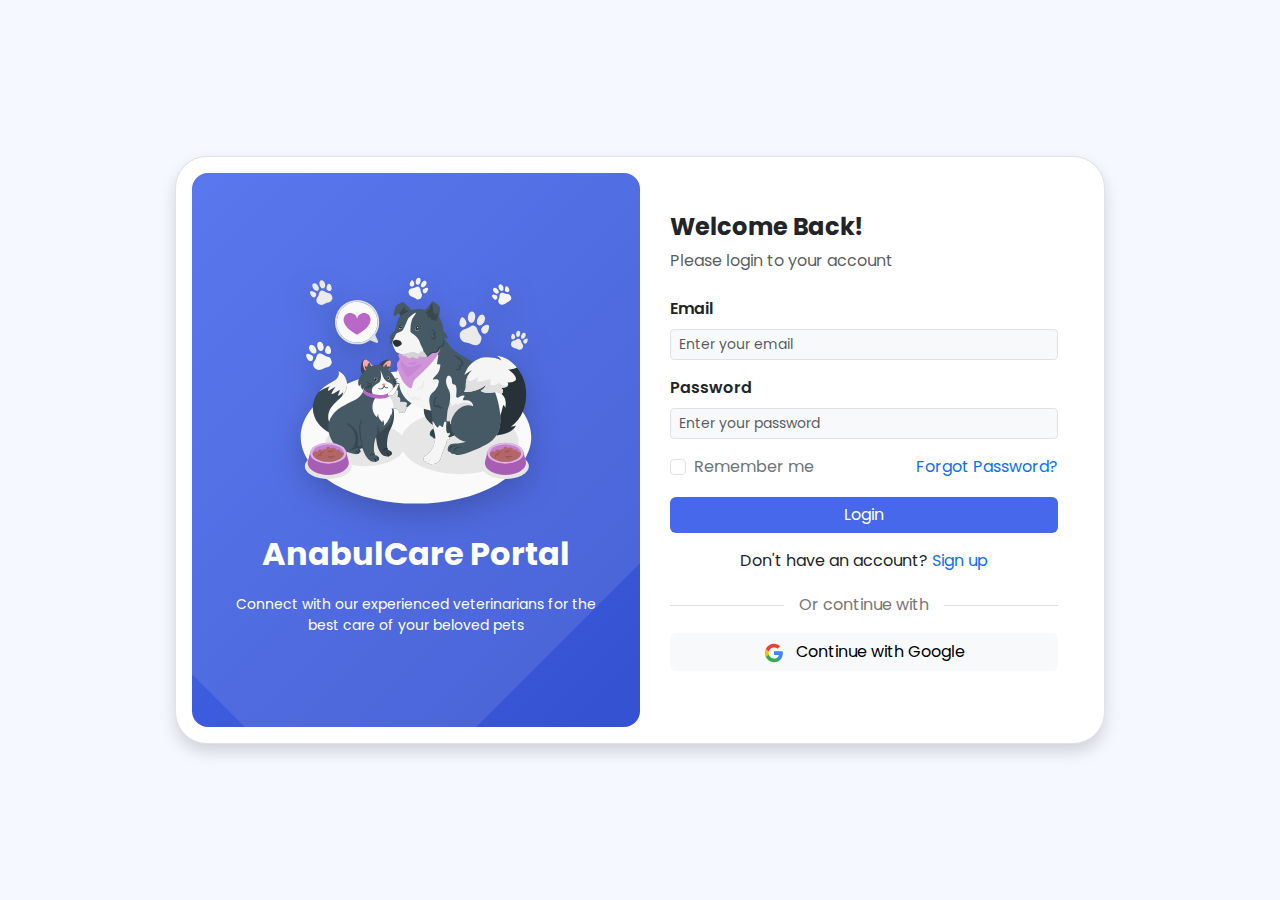
<file: login.html>
<!DOCTYPE html>
<html lang="en">
<head>
    <meta charset="UTF-8">
    <meta name="viewport" content="width=device-width, initial-scale=1.0">
    <title>AnabulCare Portal - Login/Signup</title>
    <link href="https://cdn.jsdelivr.net/npm/bootstrap@5.3.3/dist/css/bootstrap.min.css" rel="stylesheet">
    <link rel="stylesheet" href="https://cdn.jsdelivr.net/npm/bootstrap-icons@1.11.3/font/bootstrap-icons.min.css">
    <link href="https://fonts.googleapis.com/css2?family=Montserrat:wght@400;500;600;700&family=Poppins:wght@300;400;500;600;700&display=swap" rel="stylesheet">
    <style>
    * {
    font-family: "Poppins", sans-serif;
    margin: 0;
    padding: 0;
}

body {
    background-color: #f5f8ff;
}

.box-area {
    width: 100%;
    max-width: 930px;
    background: white;
    border-radius: 20px;
    transition: all 0.3s ease;
}

.box-area:hover {
    transform: translateY(-5px);
    box-shadow: 0 15px 30px rgba(0, 0, 0, 0.1);
}

.left-box {
    background: linear-gradient(135deg, #4868EC, #3451d1);
    border-radius: 15px;
    position: relative;
    overflow: hidden;
    padding: 20px;
    text-align: center;
}

.left-box::before {
    content: '';
    position: absolute;
    width: 150%;
    height: 150%;
    background: rgba(255, 255, 255, 0.1);
    transform: rotate(-45deg);
    top: -50%;
    left: -50%;
}

.right-box {
    padding: 40px 30px;
}

.form-control:focus {
    box-shadow: none;
    border-color: #4868EC;
}

.btn-primary {
    background: #4868EC;
    border: none;
    transition: all 0.3s ease;
}

.btn-primary:hover {
    background: #3451d1;
    transform: translateY(-2px);
}

.nav-tabs {
    border: none;
    margin-bottom: 20px;
}

.nav-tabs .nav-link {
    border: none;
    color: #666;
    font-weight: 500;
    padding: 10px 20px;
}

.nav-tabs .nav-link.active {
    color: #4868EC;
    background: none;
    border-bottom: 2px solid #4868EC;
}

.featured-image img {
    filter: drop-shadow(0 10px 15px rgba(0, 0, 0, 0.2));
    transition: all 0.3s ease;
}

.featured-image img:hover {
    transform: scale(1.05);
}

.social-login {
    position: relative;
    text-align: center;
    margin: 20px 0;
}

.social-login::before {
    content: '';
    position: absolute;
    top: 50%;
    left: 0;
    right: 0;
    height: 1px;
    background: #ddd;
    z-index: 1;
}

.social-login span {
    background: white;
    padding: 0 15px;
    color: #777;
    position: relative;
    z-index: 2;
}

@media only screen and (max-width: 768px) {
    .box-area {
        margin: 0 10px;
    }

    .left-box {
        height: auto;
        padding: 20px 10px;
        text-align: center;
    }

    .right-box {
        padding: 20px 10px;
    }
}

    </style>
</head>
<body>
    <div class="container d-flex justify-content-center align-items-center min-vh-100">
        <div class="row border rounded-5 p-3 bg-white shadow box-area">
            <!-- Left Box -->
            <div class="col-md-6 rounded-4 d-flex justify-content-center align-items-center flex-column left-box">
                <div class="featured-image mb-3">
                    <img class="img-fluid" style="width: 250px;" src="Cat and dog-amico.svg" alt="Veterinary Care">
                </div>
                <p class="text-white fs-2 fw-bold">AnabulCare Portal</p>
                <small class="text-white text-wrap text-center px-4">Connect with our experienced veterinarians for the best care of your beloved pets</small>
            </div>

            <!-- Right Box -->
            <div class="col-md-6 right-box">
                <div class="mb-4">
                    <h4 class="fw-bold">Welcome Back!</h4>
                    <p class="text-muted">Please login to your account</p>
                </div>
                <form>
                    <div class="mb-3">
                        <label class="form-label fw-semibold">Email</label>
                        <input type="email" class="form-control form-control-sm bg-light" placeholder="Enter your email">
                    </div>
                    <div class="mb-3">
                        <label class="form-label fw-semibold">Password</label>
                        <input type="password" class="form-control form-control-sm bg-light" placeholder="Enter your password">
                    </div>
                    <div class="mb-3 d-flex justify-content-between">
                        <div class="form-check">
                            <input type="checkbox" class="form-check-input" id="rememberMe">
                            <label class="form-check-label text-secondary" for="rememberMe">Remember me</label>
                        </div>
                        <a href="#" class="text-primary text-decoration-none">Forgot Password?</a>
                    </div>
                    <button type="submit" class="btn btn-primary w-100 mb-3">Login</button>
                </form>

                <div class="text-center mb-3">
                    Don't have an account? <a href="signup.html" class="text-primary text-decoration-none">Sign up</a>
                </div>

                <div class="social-login text-center mb-3">
                    <span>Or continue with</span>
                </div>

                <button class="btn btn-light w-100 mb-3">
                    <svg class="me-2" style="width: 20px;" viewBox="0 0 24 24">
                        <path fill="#4285F4" d="M22.56 12.25c0-.78-.07-1.53-.2-2.25H12v4.26h5.92c-.26 1.37-1.04 2.53-2.21 3.31v2.77h3.57c2.08-1.92 3.28-4.74 3.28-8.09z"/>
                        <path fill="#34A853" d="M12 23c2.97 0 5.46-.98 7.28-2.66l-3.57-2.77c-.98.66-2.23 1.06-3.71 1.06-2.86 0-5.29-1.93-6.16-4.53H2.18v2.84C3.99 20.53 7.7 23 12 23z"/>
                        <path fill="#FBBC05" d="M5.84 14.09c-.22-.66-.35-1.36-.35-2.09s.13-1.43.35-2.09V7.07H2.18C1.43 8.55 1 10.22 1 12s.43 3.45 1.18 4.93l2.85-2.22.81-.62z"/>
                        <path fill="#EA4335" d="M12 5.38c1.62 0 3.06.56 4.21 1.64l3.15-3.15C17.45 2.09 14.97 1 12 1 7.7 1 3.99 3.47 2.18 7.07l3.66 2.84c.87-2.6 3.3-4.53 6.16-4.53z"/>
                    </svg>
                    Continue with Google
                </button>
            </div>
        </div>
    </div>
    <script src="https://cdn.jsdelivr.net/npm/bootstrap@5.3.3/dist/js/bootstrap.bundle.min.js"></script>
</body>
</html>
</file>
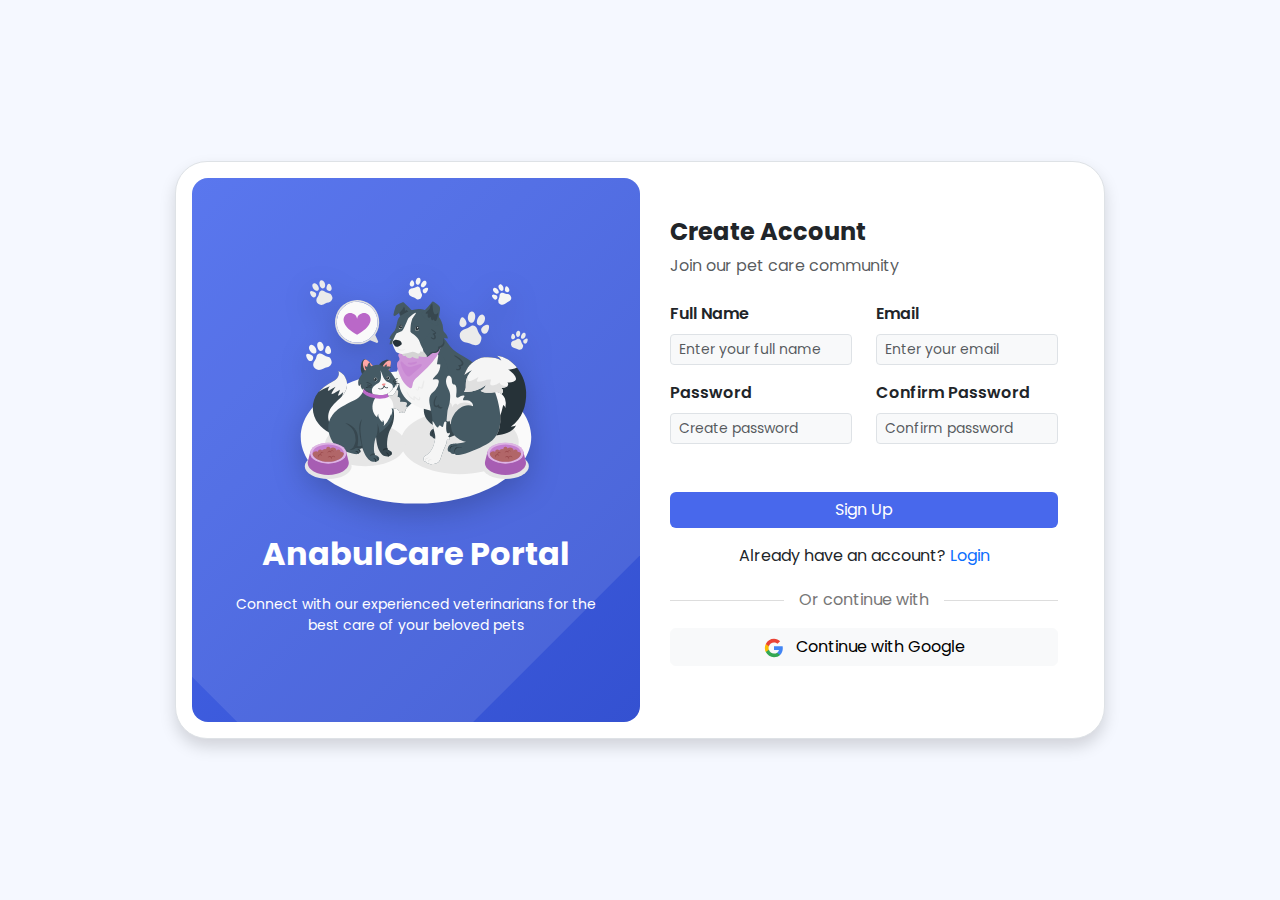
<file: register.html>
<!DOCTYPE html>
<html lang="en">
<head>
    <meta charset="UTF-8">
    <meta name="viewport" content="width=device-width, initial-scale=1.0">
    <title>AnabulCare Portal - Login/Signup</title>
    <link href="https://cdn.jsdelivr.net/npm/bootstrap@5.3.3/dist/css/bootstrap.min.css" rel="stylesheet">
    <link rel="stylesheet" href="https://cdn.jsdelivr.net/npm/bootstrap-icons@1.11.3/font/bootstrap-icons.min.css">
    <link href="https://fonts.googleapis.com/css2?family=Montserrat:wght@400;500;600;700&family=Poppins:wght@300;400;500;600;700&display=swap" rel="stylesheet">
    <style>
    * {
    font-family: "Poppins", sans-serif;
    margin: 0;
    padding: 0;
}

body {
    background-color: #f5f8ff;
}

.box-area {
    width: 100%;
    max-width: 930px;
    background: white;
    border-radius: 20px;
    transition: all 0.3s ease;
}

.box-area:hover {
    transform: translateY(-5px);
    box-shadow: 0 15px 30px rgba(0, 0, 0, 0.1);
}

.left-box {
    background: linear-gradient(135deg, #4868EC, #3451d1);
    border-radius: 15px;
    position: relative;
    overflow: hidden;
    padding: 20px;
    text-align: center;
}

.left-box::before {
    content: '';
    position: absolute;
    width: 150%;
    height: 150%;
    background: rgba(255, 255, 255, 0.1);
    transform: rotate(-45deg);
    top: -50%;
    left: -50%;
}

.right-box {
    padding: 40px 30px;
}

.form-control:focus {
    box-shadow: none;
    border-color: #4868EC;
}

.btn-primary {
    background: #4868EC;
    border: none;
    transition: all 0.3s ease;
}

.btn-primary:hover {
    background: #3451d1;
    transform: translateY(-2px);
}

.nav-tabs {
    border: none;
    margin-bottom: 20px;
}

.nav-tabs .nav-link {
    border: none;
    color: #666;
    font-weight: 500;
    padding: 10px 20px;
}

.nav-tabs .nav-link.active {
    color: #4868EC;
    background: none;
    border-bottom: 2px solid #4868EC;
}

.featured-image img {
    filter: drop-shadow(0 10px 15px rgba(0, 0, 0, 0.2));
    transition: all 0.3s ease;
}

.featured-image img:hover {
    transform: scale(1.05);
}

.social-login {
    position: relative;
    text-align: center;
    margin: 20px 0;
}

.social-login::before {
    content: '';
    position: absolute;
    top: 50%;
    left: 0;
    right: 0;
    height: 1px;
    background: #ddd;
    z-index: 1;
}

.social-login span {
    background: white;
    padding: 0 15px;
    color: #777;
    position: relative;
    z-index: 2;
}

@media only screen and (max-width: 768px) {
    .box-area {
        margin: 0 10px;
    }

    .left-box {
        height: auto;
        padding: 20px 10px;
        text-align: center;
    }

    .right-box {
        padding: 20px 10px;
    }
}

    </style>
</head>
<body>
    <div class="container d-flex justify-content-center align-items-center min-vh-100">
        <div class="row border rounded-5 p-3 bg-white shadow box-area">
            <!-- Left Box -->
            <div class="col-md-6 rounded-4 d-flex justify-content-center align-items-center flex-column left-box">
                <div class="featured-image mb-3">
                    <img class="img-fluid" style="width: 250px;" src="Cat and dog-amico.svg" alt="Veterinary Care">
                </div>
                <p class="text-white fs-2 fw-bold">AnabulCare Portal</p>
                <small class="text-white text-wrap text-center px-4">Connect with our experienced veterinarians for the best care of your beloved pets</small>
            </div>

            <!-- Right Box -->
            <div class="col-md-6 right-box">
                <div class="mb-4">
                    <h4 class="fw-bold">Create Account</h4>
                    <p class="text-muted">Join our pet care community</p>
                </div>
                <form>
                    <div class="row">
                        <div class="col-md-6 mb-3">
                            <label class="form-label fw-semibold">Full Name</label>
                            <input type="text" class="form-control form-control-sm bg-light" placeholder="Enter your full name">
                        </div>
                        <div class="col-md-6 mb-3">
                            <label class="form-label fw-semibold">Email</label>
                            <input type="email" class="form-control form-control-sm bg-light" placeholder="Enter your email">
                        </div>
                        <div class="col-md-6 mb-3">
                            <label class="form-label fw-semibold">Password</label>
                            <input type="password" class="form-control form-control-sm bg-light" placeholder="Create password">
                        </div>
                        <div class="col-md-6 mb-5">
                            <label class="form-label fw-semibold">Confirm Password</label>
                            <input type="password" class="form-control form-control-sm bg-light" placeholder="Confirm password">
                        </div>
                    </div>
                    <button type="submit" class="btn btn-primary w-100 mb-3">Sign Up</button>
                </form>

                <div class="text-center mb-3">
                    Already have an account? <a href="login.html" class="text-primary text-decoration-none">Login</a>
                </div>

                <div class="social-login text-center mb-3">
                    <span>Or continue with</span>
                </div>

                <button class="btn btn-light w-100 mb-3">
                    <svg class="me-2" style="width: 20px;" viewBox="0 0 24 24">
                        <path fill="#4285F4" d="M22.56 12.25c0-.78-.07-1.53-.2-2.25H12v4.26h5.92c-.26 1.37-1.04 2.53-2.21 3.31v2.77h3.57c2.08-1.92 3.28-4.74 3.28-8.09z"/>
                        <path fill="#34A853" d="M12 23c2.97 0 5.46-.98 7.28-2.66l-3.57-2.77c-.98.66-2.23 1.06-3.71 1.06-2.86 0-5.29-1.93-6.16-4.53H2.18v2.84C3.99 20.53 7.7 23 12 23z"/>
                        <path fill="#FBBC05" d="M5.84 14.09c-.22-.66-.35-1.36-.35-2.09s.13-1.43.35-2.09V7.07H2.18C1.43 8.55 1 10.22 1 12s.43 3.45 1.18 4.93l2.85-2.22.81-.62z"/>
                        <path fill="#EA4335" d="M12 5.38c1.62 0 3.06.56 4.21 1.64l3.15-3.15C17.45 2.09 14.97 1 12 1 7.7 1 3.99 3.47 2.18 7.07l3.66 2.84c.87-2.6 3.3-4.53 6.16-4.53z"/>
                    </svg>
                    Continue with Google
                </button>
            </div>
        </div>
    </div>
    <script src="https://cdn.jsdelivr.net/npm/bootstrap@5.3.0/dist/js/bootstrap.bundle.min.js"></script>
</body>
</html>
</file>
